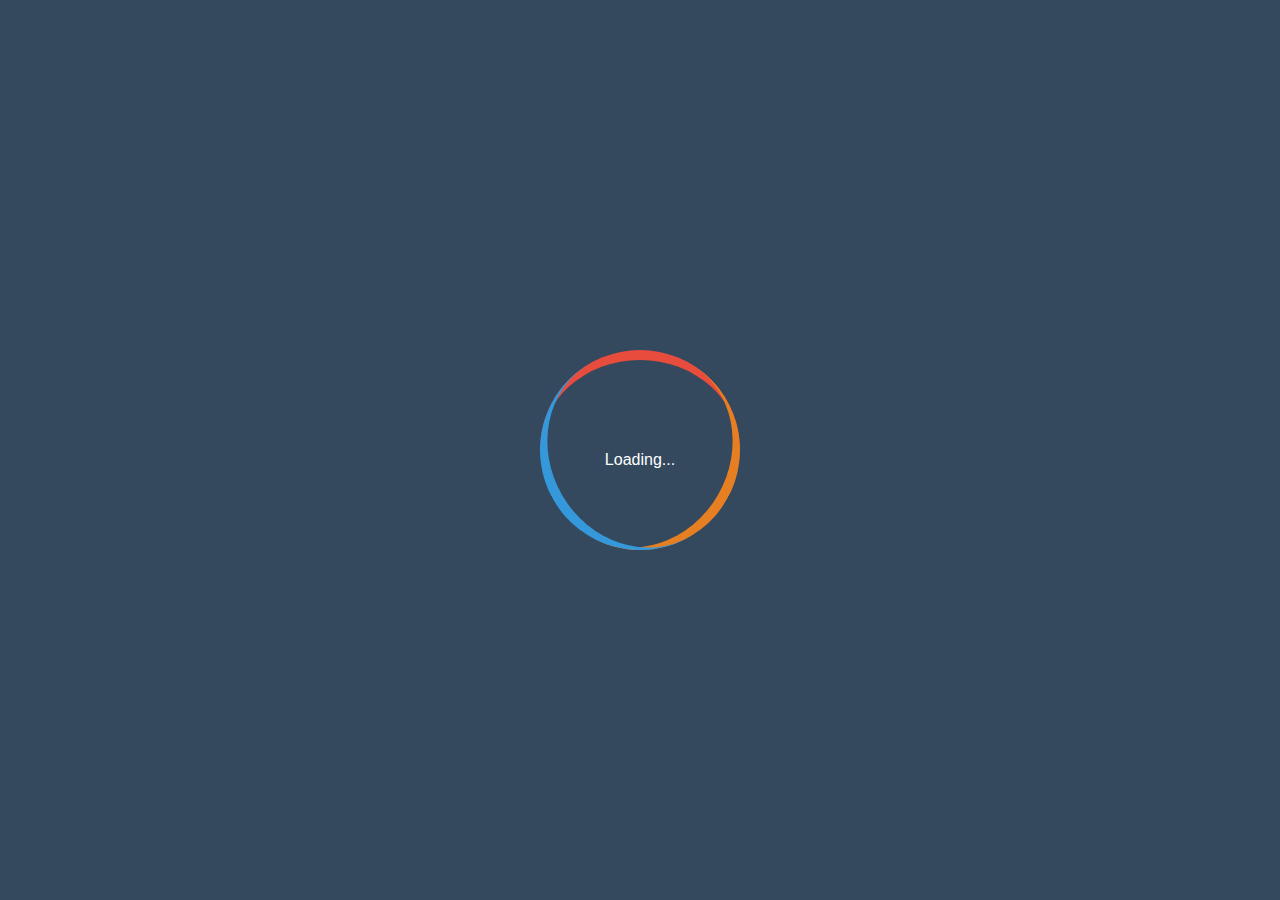
<file: Loading Animation/index.html>
<!DOCTYPE html>
<html lang="en">
<head>
    <meta charset="UTF-8">
    <meta name="viewport" content="width=device-width, initial-scale=1.0">
    <link rel="stylesheet" href="style.css">
    <title>Document</title>
</head>
<body>

    <div class="loading">
        
        <span>Loading...</span>

    </div>

   
    
</body>
</html>
</file>
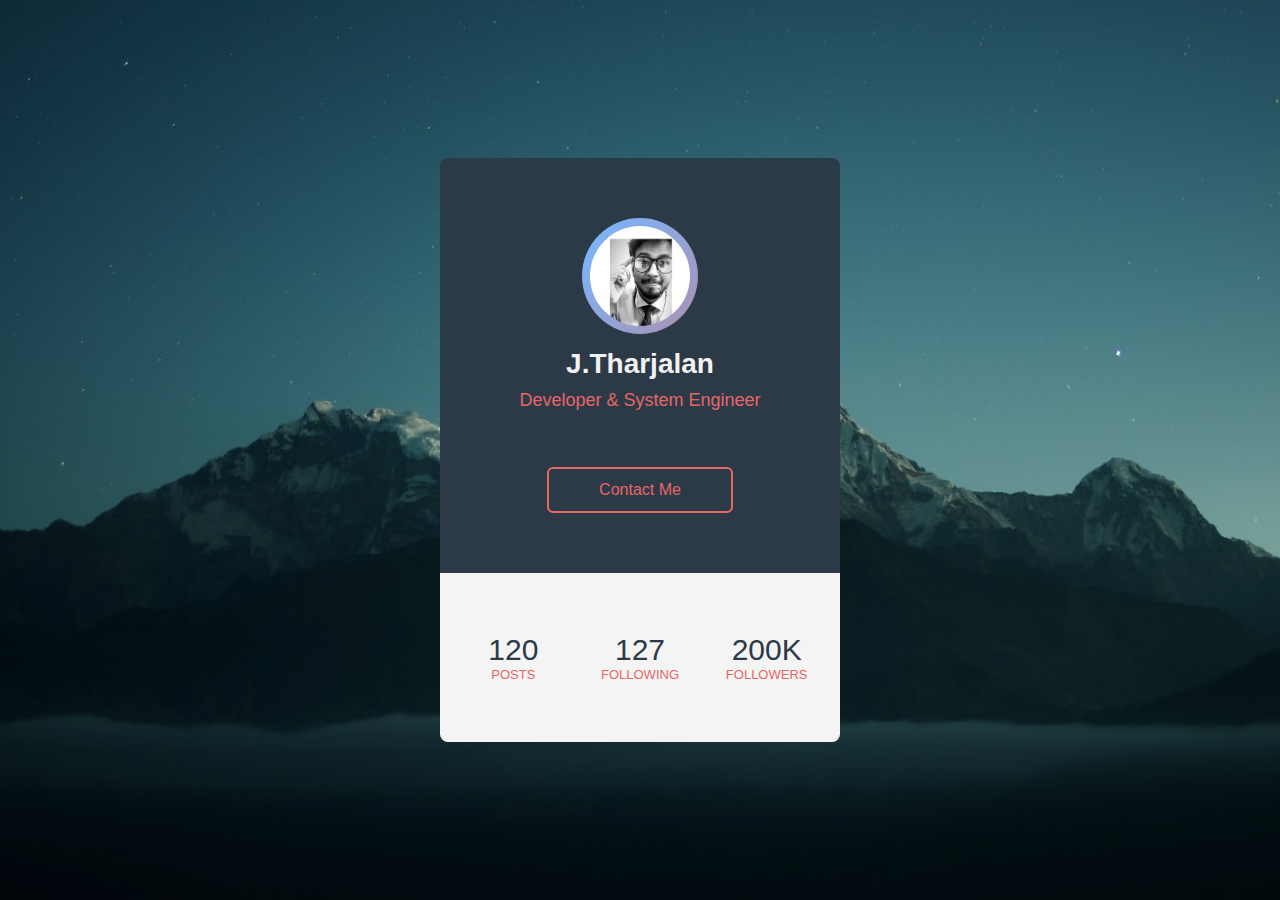
<file: Profile Card- HTML,CSS/index.html>
<!DOCTYPE html>

<html lang="en">
    
<head>
    <meta charset="UTF-8">
    <meta name="viewport" content="width=device-width, initial-scale=1.0">
    <title>Profile Page</title>
    <link rel="stylesheet" href="https://cdnjs.cloudflare.com/ajax/libs/font-awesome/5.15.1/css/all.min.css" integrity="sha512-+4zCK9k+qNFUR5X+cKL9EIR+ZOhtIloNl9GIKS57V1MyNsYpYcUrUeQc9vNfzsWfV28IaLL3i96P9sdNyeRssA==" crossorigin="anonymous" />
    <link rel="stylesheet" href="style.css">
</head>
<body>
    <div class="profile-card">
        <div class="card-header">
            <div class="pic">
                <img src="pic.png" alt="">
            </div>
            <div class="name">J.Tharjalan</div>
            <div class="desc">Developer & System Engineer</div>
            <div class="sm">
                <a href="" class="fab fa-facebook-f"></a>
                <a href="" class="fab fa-twitter"></a>
                <a href="" class="fab fa-github"></a>
                <a href="" class="fab fa-youtube"></a>
            </div>
            <a href="#" class="contact-btn">Contact Me</a>
        </div>
        <div class="card-footer">
            <div class="numbers">
                <div class="item">
                    <span>120</span>
                    posts
                </div>
                <div class="item">
                    <span>127</span>
                    Following
                </div>
                <div class="item">
                    <span>200K</span>
                    Followers
                </div>
            </div>
        </div>
    </div>
</body>
</html>
</file>
<file: Loading Animation/style.css>
body{
    margin:0;
    padding:0;
    background: #34495e;
    height: 100vh;
    display: flex;
    align-items: center;
    justify-content: center;
    font-family: "montserrat",sans-serif;
}

.loading{
    width: 200px;
    height: 200px;
    box-sizing: border-box;
    border-radius: 50%;
    border-top: 10px solid #e74c3c;
    position: relative;
    animation: a1 2s linear infinite;
}

.loading:before,.loading::after{
    content: '';
    width: 200px;
    height: 200px;
    position: absolute;
    left: 0;
    top:-10px;
    box-sizing: border-box;
    border-radius: 50%;

}

.loading:before{
    border-top:10px solid #e67e22;
    transform: rotate(120deg);
}
.loading::after{
    border-top: 10px solid #3498db;
    transform: rotate(240deg);
}

.loading span{
    position: absolute;
    width: 200px;
    height: 200px;
    color: #fff;
    text-align: center;
    line-height: 200px;
    animation: a2 2s linear infinite;
}

@keyframes a1 {
    to{
        transform: rotate(360deg);
    }
}
@keyframes a2{
    to{
        transform: rotate(-360deg);
    }
}
</file>
<file: Profile Card- HTML,CSS/style.css>
*{
    margin: 0;
    padding: 0;
    font-family: "Ubuntu", sans-serif;
    box-sizing: border-box;
    text-decoration: none;
}

body{
    height:100vh;
    background: url(bg.jpg) no-repeat center;
    background-size: cover;
    display: flex;
    align-items: center;
    justify-content: center;
}
.profile-card{
    width: 400px;
    text-align: center;
    border-radius: 8px;
    overflow: hidden;
}

.card-header{
    background: #2c3a47;
    padding: 60px 40px;
}

.pic{
    display: inline-block;
    padding: 8px;
    background: linear-gradient(130deg,#74b9ff,#e66767);
    margin: auto;
    border-radius: 50%;
    background-size: 200% 200%;
    animation: animated-gradient 2s linear infinite;
}
@keyframes animated-gradient{
    25%{
        background-position: left bottom;
    }
    50%{
        background-position: right bottom;
    }
    75%{
        background-position: right top;
    }
    100%{
        background-position: left top;
    }
}

.pic img{
    display: block;
    width: 100px;
    height: 100px;
    border-radius: 50%;
}

.name{
    color: #f2f2f2;
    font-size: 28px;
    font-weight: 600;
    margin: 10px 0;
}

.desc{
    font-size: 18px;
    color:#e66767
}
.sm{
    display: flex;
    justify-content: center;
    margin: 20px 0;
}
.sm a{
    color:#f2f2f2;
    width: 56px;
    font-size: 22px;
    transition: .3s linear;
}
.sm a:hover{
    color:#e66767;
}

.contact-btn{
    display: inline-block;
    padding: 12px 50px;
    color: #e66767;
    border:2px solid #e66767;
    border-radius: 6px;
    margin-top: 16px;
    transition: .3s linear;
}

.contact-btn:hover{
    background: #e66767;
    color: #f2f2f2;
}

.card-footer{
    background: #f4f4f4;
    padding:60px 10px;
}
.numbers{
    display: flex;
    align-items: center;
}
.item{
    flex: 1;
    text-transform: uppercase;
    font-size: 13px;
    color: #e66767;
}
.item span{
    display: block;
    color:#2c3a47;
    font-size: 30px;
}
</file>
